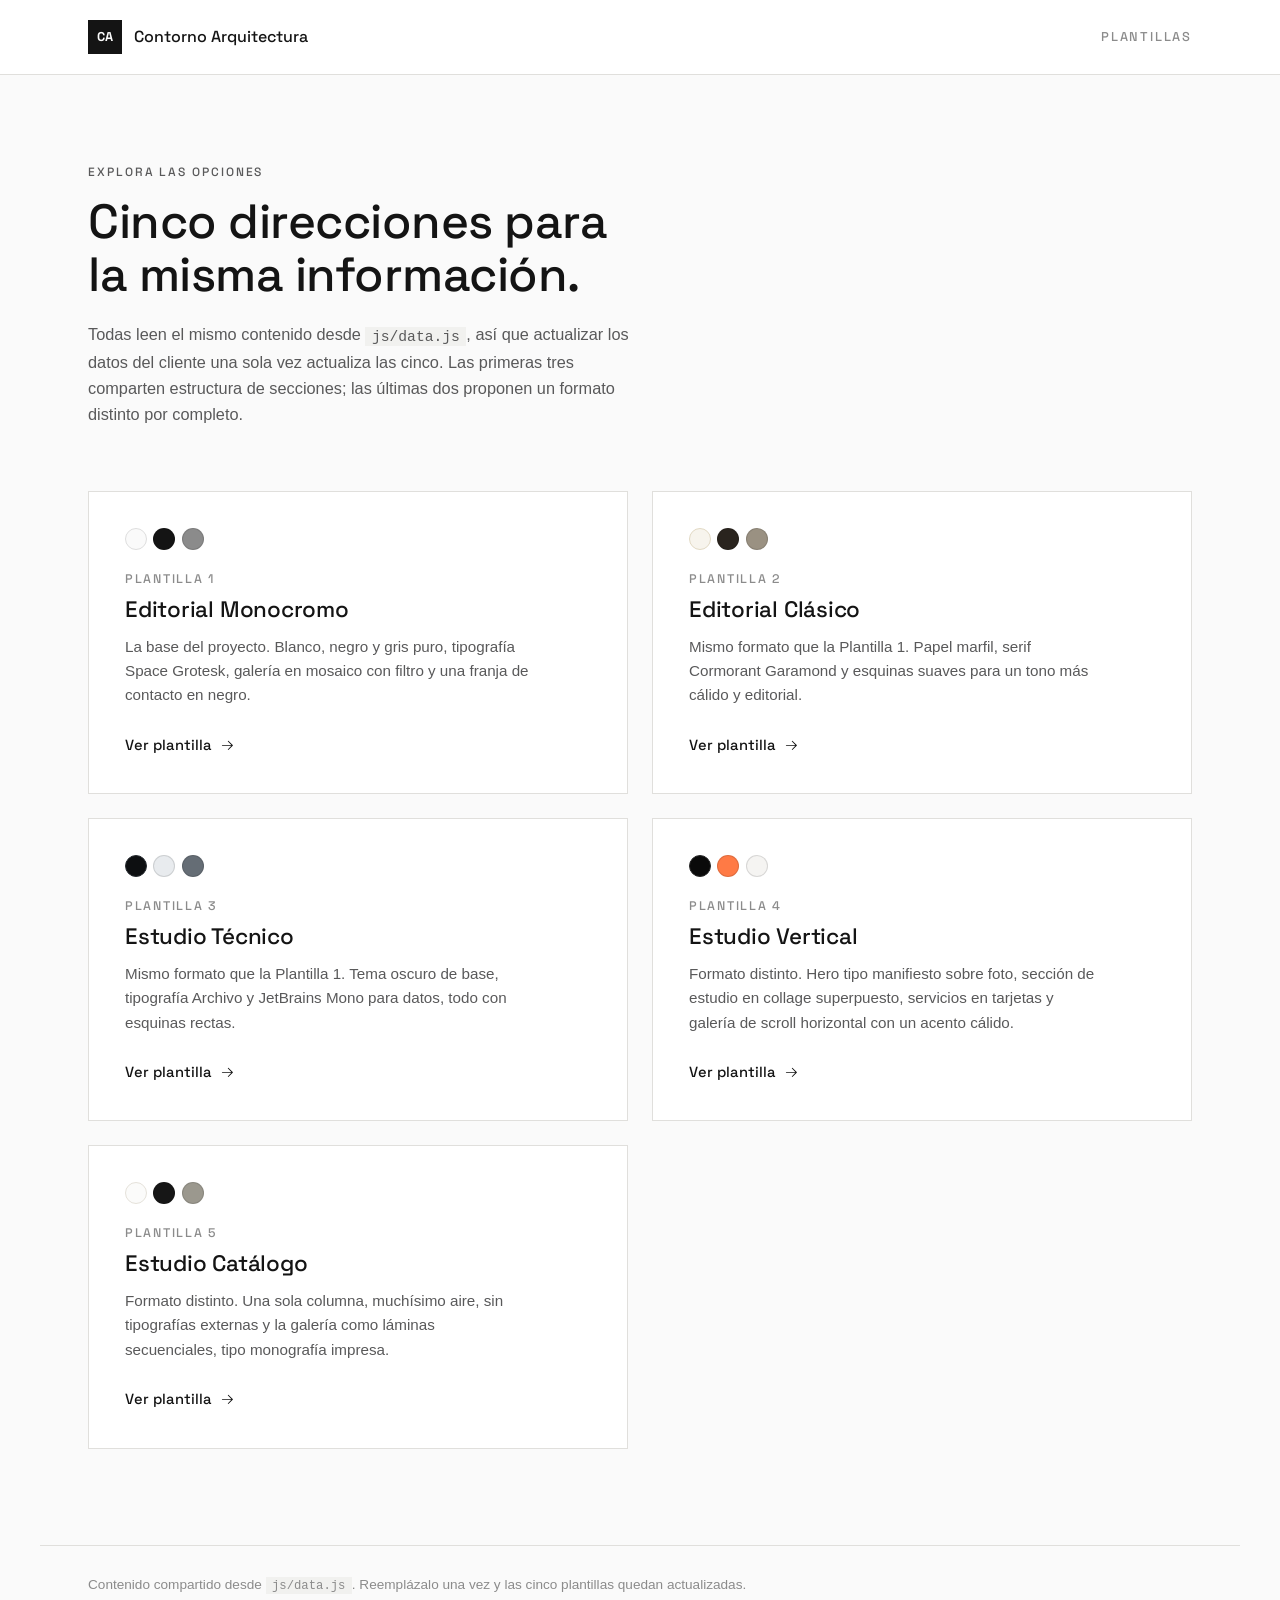
<file: plantillas.html>
<!doctype html>
<html lang="es">
<head>
  <meta charset="UTF-8" />
  <meta name="viewport" content="width=device-width, initial-scale=1" />
  <title>Plantillas, Contorno Arquitectura</title>
  <link rel="icon" href="data:image/svg+xml,%3Csvg xmlns='http://www.w3.org/2000/svg' viewBox='0 0 100 100'%3E%3Crect width='100' height='100' fill='%23141414'/%3E%3Ctext x='50' y='64' font-size='40' font-family='Arial, sans-serif' font-weight='700' fill='%23fafafa' text-anchor='middle'%3ECA%3C/text%3E%3C/svg%3E" />
  <meta name="description" content="Cinco direcciones de diseño para la plantilla de Contorno Arquitectura." />
  <link rel="stylesheet" href="css/plantillas.css" />
</head>
<body>
  <header class="picker-header">
    <div class="picker-header-inner">
      <a class="brand" href="index.html">
        <span class="brand-mark" aria-hidden="true">CA</span>
        <span class="brand-name">Contorno Arquitectura</span>
      </a>
      <span class="picker-tag">Plantillas</span>
    </div>
  </header>

  <main class="picker-main">
    <div class="picker-intro">
      <p class="eyebrow">Explora las opciones</p>
      <h1>Cinco direcciones para la misma información.</h1>
      <p class="picker-lede">
        Todas leen el mismo contenido desde <code>js/data.js</code>, así que
        actualizar los datos del cliente una sola vez actualiza las cinco.
        Las primeras tres comparten estructura de secciones; las últimas dos
        proponen un formato distinto por completo.
      </p>
    </div>

    <div class="picker-grid">

      <a class="picker-card" href="index.html">
        <span class="picker-swatches">
          <span class="swatch" style="background:#fafafa;border-color:#dedede"></span>
          <span class="swatch" style="background:#141414"></span>
          <span class="swatch" style="background:#8b8b8b"></span>
        </span>
        <span class="picker-number">Plantilla 1</span>
        <h2>Editorial Monocromo</h2>
        <p>La base del proyecto. Blanco, negro y gris puro, tipografía Space Grotesk, galería en mosaico con filtro y una franja de contacto en negro.</p>
        <span class="picker-link">Ver plantilla <svg class="icon" xmlns="http://www.w3.org/2000/svg" viewBox="0 0 256 256" fill="currentColor" aria-hidden="true"><path d="M221.66,133.66l-72,72a8,8,0,0,1-11.32-11.32L196.69,136H40a8,8,0,0,1,0-16H196.69L138.34,61.66a8,8,0,0,1,11.32-11.32l72,72A8,8,0,0,1,221.66,133.66Z"/></svg></span>
      </a>

      <a class="picker-card" href="templates/plantilla-2/index.html">
        <span class="picker-swatches">
          <span class="swatch" style="background:#f7f4ed;border-color:#e2d9c4"></span>
          <span class="swatch" style="background:#2a241e"></span>
          <span class="swatch" style="background:#9a9182"></span>
        </span>
        <span class="picker-number">Plantilla 2</span>
        <h2>Editorial Clásico</h2>
        <p>Mismo formato que la Plantilla 1. Papel marfil, serif Cormorant Garamond y esquinas suaves para un tono más cálido y editorial.</p>
        <span class="picker-link">Ver plantilla <svg class="icon" xmlns="http://www.w3.org/2000/svg" viewBox="0 0 256 256" fill="currentColor" aria-hidden="true"><path d="M221.66,133.66l-72,72a8,8,0,0,1-11.32-11.32L196.69,136H40a8,8,0,0,1,0-16H196.69L138.34,61.66a8,8,0,0,1,11.32-11.32l72,72A8,8,0,0,1,221.66,133.66Z"/></svg></span>
      </a>

      <a class="picker-card" href="templates/plantilla-3/index.html">
        <span class="picker-swatches">
          <span class="swatch" style="background:#0d0f11;border-color:#262b30"></span>
          <span class="swatch" style="background:#e8ebee"></span>
          <span class="swatch" style="background:#656d75"></span>
        </span>
        <span class="picker-number">Plantilla 3</span>
        <h2>Estudio Técnico</h2>
        <p>Mismo formato que la Plantilla 1. Tema oscuro de base, tipografía Archivo y JetBrains Mono para datos, todo con esquinas rectas.</p>
        <span class="picker-link">Ver plantilla <svg class="icon" xmlns="http://www.w3.org/2000/svg" viewBox="0 0 256 256" fill="currentColor" aria-hidden="true"><path d="M221.66,133.66l-72,72a8,8,0,0,1-11.32-11.32L196.69,136H40a8,8,0,0,1,0-16H196.69L138.34,61.66a8,8,0,0,1,11.32-11.32l72,72A8,8,0,0,1,221.66,133.66Z"/></svg></span>
      </a>

      <a class="picker-card" href="templates/plantilla-4/index.html">
        <span class="picker-swatches">
          <span class="swatch" style="background:#0a0a0a;border-color:#272727"></span>
          <span class="swatch" style="background:#ff7a45"></span>
          <span class="swatch" style="background:#f5f4f2"></span>
        </span>
        <span class="picker-number">Plantilla 4</span>
        <h2>Estudio Vertical</h2>
        <p>Formato distinto. Hero tipo manifiesto sobre foto, sección de estudio en collage superpuesto, servicios en tarjetas y galería de scroll horizontal con un acento cálido.</p>
        <span class="picker-link">Ver plantilla <svg class="icon" xmlns="http://www.w3.org/2000/svg" viewBox="0 0 256 256" fill="currentColor" aria-hidden="true"><path d="M221.66,133.66l-72,72a8,8,0,0,1-11.32-11.32L196.69,136H40a8,8,0,0,1,0-16H196.69L138.34,61.66a8,8,0,0,1,11.32-11.32l72,72A8,8,0,0,1,221.66,133.66Z"/></svg></span>
      </a>

      <a class="picker-card" href="templates/plantilla-5/index.html">
        <span class="picker-swatches">
          <span class="swatch" style="background:#fbfbfa;border-color:#e5e2da"></span>
          <span class="swatch" style="background:#161616"></span>
          <span class="swatch" style="background:#9b988e"></span>
        </span>
        <span class="picker-number">Plantilla 5</span>
        <h2>Estudio Catálogo</h2>
        <p>Formato distinto. Una sola columna, muchísimo aire, sin tipografías externas y la galería como láminas secuenciales, tipo monografía impresa.</p>
        <span class="picker-link">Ver plantilla <svg class="icon" xmlns="http://www.w3.org/2000/svg" viewBox="0 0 256 256" fill="currentColor" aria-hidden="true"><path d="M221.66,133.66l-72,72a8,8,0,0,1-11.32-11.32L196.69,136H40a8,8,0,0,1,0-16H196.69L138.34,61.66a8,8,0,0,1,11.32-11.32l72,72A8,8,0,0,1,221.66,133.66Z"/></svg></span>
      </a>

    </div>
  </main>

  <footer class="picker-footer">
    <p>Contenido compartido desde <code>js/data.js</code>. Reemplázalo una vez y las cinco plantillas quedan actualizadas.</p>
  </footer>
</body>
</html>
</file>
<file: css/plantillas.css>
/* ============================================================
   Selector de plantillas - pagina utilitaria
   Reutiliza la piel monocroma de la Plantilla 1.
   ============================================================ */

@font-face {
  font-family: "Space Grotesk";
  font-style: normal;
  font-weight: 400 700;
  font-display: swap;
  src: url("../assets/fonts/SpaceGrotesk-latin.woff2") format("woff2");
}

*, *::before, *::after { box-sizing: border-box; }
html { -webkit-text-size-adjust: 100%; }
body, h1, h2, p { margin: 0; }
img { max-width: 100%; display: block; }
a { color: inherit; text-decoration: none; }
code {
  font-family: ui-monospace, "SFMono-Regular", Consolas, monospace;
  background: var(--paper-alt);
  padding: 0.1rem 0.4rem;
  font-size: 0.9em;
}

:root {
  --paper: #fafafa;
  --paper-alt: #f1f1ef;
  --surface: #ffffff;
  --ink: #141414;
  --ink-soft: #59595a;
  --ink-faint: #8b8b8b;
  --line: #e0dfdc;
  --line-strong: #c9c8c5;

  --font-display: "Space Grotesk", ui-sans-serif, system-ui, sans-serif;
  --font-body: -apple-system, BlinkMacSystemFont, "Segoe UI", Roboto, Helvetica, Arial, sans-serif;

  --container-max: 1200px;
  --gutter: clamp(1.25rem, 4vw, 3rem);
}

body {
  background: var(--paper);
  color: var(--ink);
  font-family: var(--font-body);
  line-height: 1.6;
  -webkit-font-smoothing: antialiased;
}

h1, h2 { font-family: var(--font-display); font-weight: 500; letter-spacing: -0.01em; line-height: 1.1; color: var(--ink); }

p { color: var(--ink-soft); }

.icon { width: 1em; height: 1em; flex-shrink: 0; }

.eyebrow {
  font-family: var(--font-display);
  font-size: 0.75rem;
  font-weight: 500;
  text-transform: uppercase;
  letter-spacing: 0.16em;
  color: var(--ink-soft);
  margin-bottom: 0.85rem;
}

/* ---------- Header ---------- */
.picker-header {
  border-bottom: 1px solid var(--line);
  background: var(--surface);
}
.picker-header-inner {
  max-width: var(--container-max);
  margin-inline: auto;
  padding: 1.25rem var(--gutter);
  display: flex;
  align-items: center;
  justify-content: space-between;
  gap: 1rem;
}
.brand { display: flex; align-items: center; gap: 0.75rem; }
.brand-mark {
  width: 34px;
  height: 34px;
  display: grid;
  place-items: center;
  background: var(--ink);
  color: var(--paper);
  font-family: var(--font-display);
  font-weight: 700;
  font-size: 0.8rem;
}
.brand-name { font-family: var(--font-display); font-weight: 500; font-size: 1rem; }
.picker-tag {
  font-family: var(--font-display);
  font-size: 0.8rem;
  font-weight: 500;
  text-transform: uppercase;
  letter-spacing: 0.14em;
  color: var(--ink-faint);
}

/* ---------- Intro ---------- */
.picker-main {
  max-width: var(--container-max);
  margin-inline: auto;
  padding: clamp(3rem, 8vw, 5.5rem) var(--gutter) clamp(4rem, 8vw, 6rem);
}
.picker-intro { max-width: 62ch; margin-bottom: clamp(2.5rem, 6vw, 4rem); }
.picker-intro h1 { font-size: clamp(2rem, 4.5vw, 3rem); margin-bottom: 1.25rem; }
.picker-lede { font-size: 1.02rem; max-width: 60ch; }

/* ---------- Grid de tarjetas ---------- */
.picker-grid {
  display: grid;
  grid-template-columns: 1fr;
  gap: 1.5rem;
}
@media (min-width: 800px) {
  .picker-grid { grid-template-columns: 1fr 1fr; }
}

.picker-card {
  display: block;
  padding: clamp(1.75rem, 3vw, 2.25rem);
  border: 1px solid var(--line);
  background: var(--surface);
  transition: border-color 0.2s ease, transform 0.2s cubic-bezier(0.16, 1, 0.3, 1);
}
.picker-card:hover { border-color: var(--ink); transform: translateY(-2px); }
.picker-card:active { transform: translateY(0); }

.picker-swatches { display: flex; gap: 0.4rem; margin-bottom: 1.25rem; }
.swatch {
  width: 22px;
  height: 22px;
  border-radius: 999px;
  border: 1px solid rgba(0, 0, 0, 0.12);
}

.picker-number {
  display: block;
  font-family: var(--font-display);
  font-size: 0.78rem;
  font-weight: 500;
  text-transform: uppercase;
  letter-spacing: 0.14em;
  color: var(--ink-faint);
  margin-bottom: 0.5rem;
}
.picker-card h2 { font-size: 1.4rem; margin-bottom: 0.75rem; }
.picker-card p { font-size: 0.95rem; max-width: 48ch; margin-bottom: 1.5rem; }

.picker-link {
  display: inline-flex;
  align-items: center;
  gap: 0.5rem;
  font-family: var(--font-display);
  font-weight: 500;
  font-size: 0.92rem;
  color: var(--ink);
}
.picker-link .icon { transition: transform 0.25s cubic-bezier(0.16, 1, 0.3, 1); }
.picker-card:hover .picker-link .icon { transform: translateX(3px); }

/* ---------- Footer ---------- */
.picker-footer {
  max-width: var(--container-max);
  margin-inline: auto;
  padding: 0 var(--gutter) clamp(3rem, 6vw, 4rem);
  border-top: 1px solid var(--line);
  padding-top: 1.75rem;
}
.picker-footer p { font-size: 0.85rem; color: var(--ink-faint); }

/* ---------- Focus visibility ---------- */
a:focus-visible {
  outline: 2px solid var(--ink);
  outline-offset: 3px;
}
</file>
